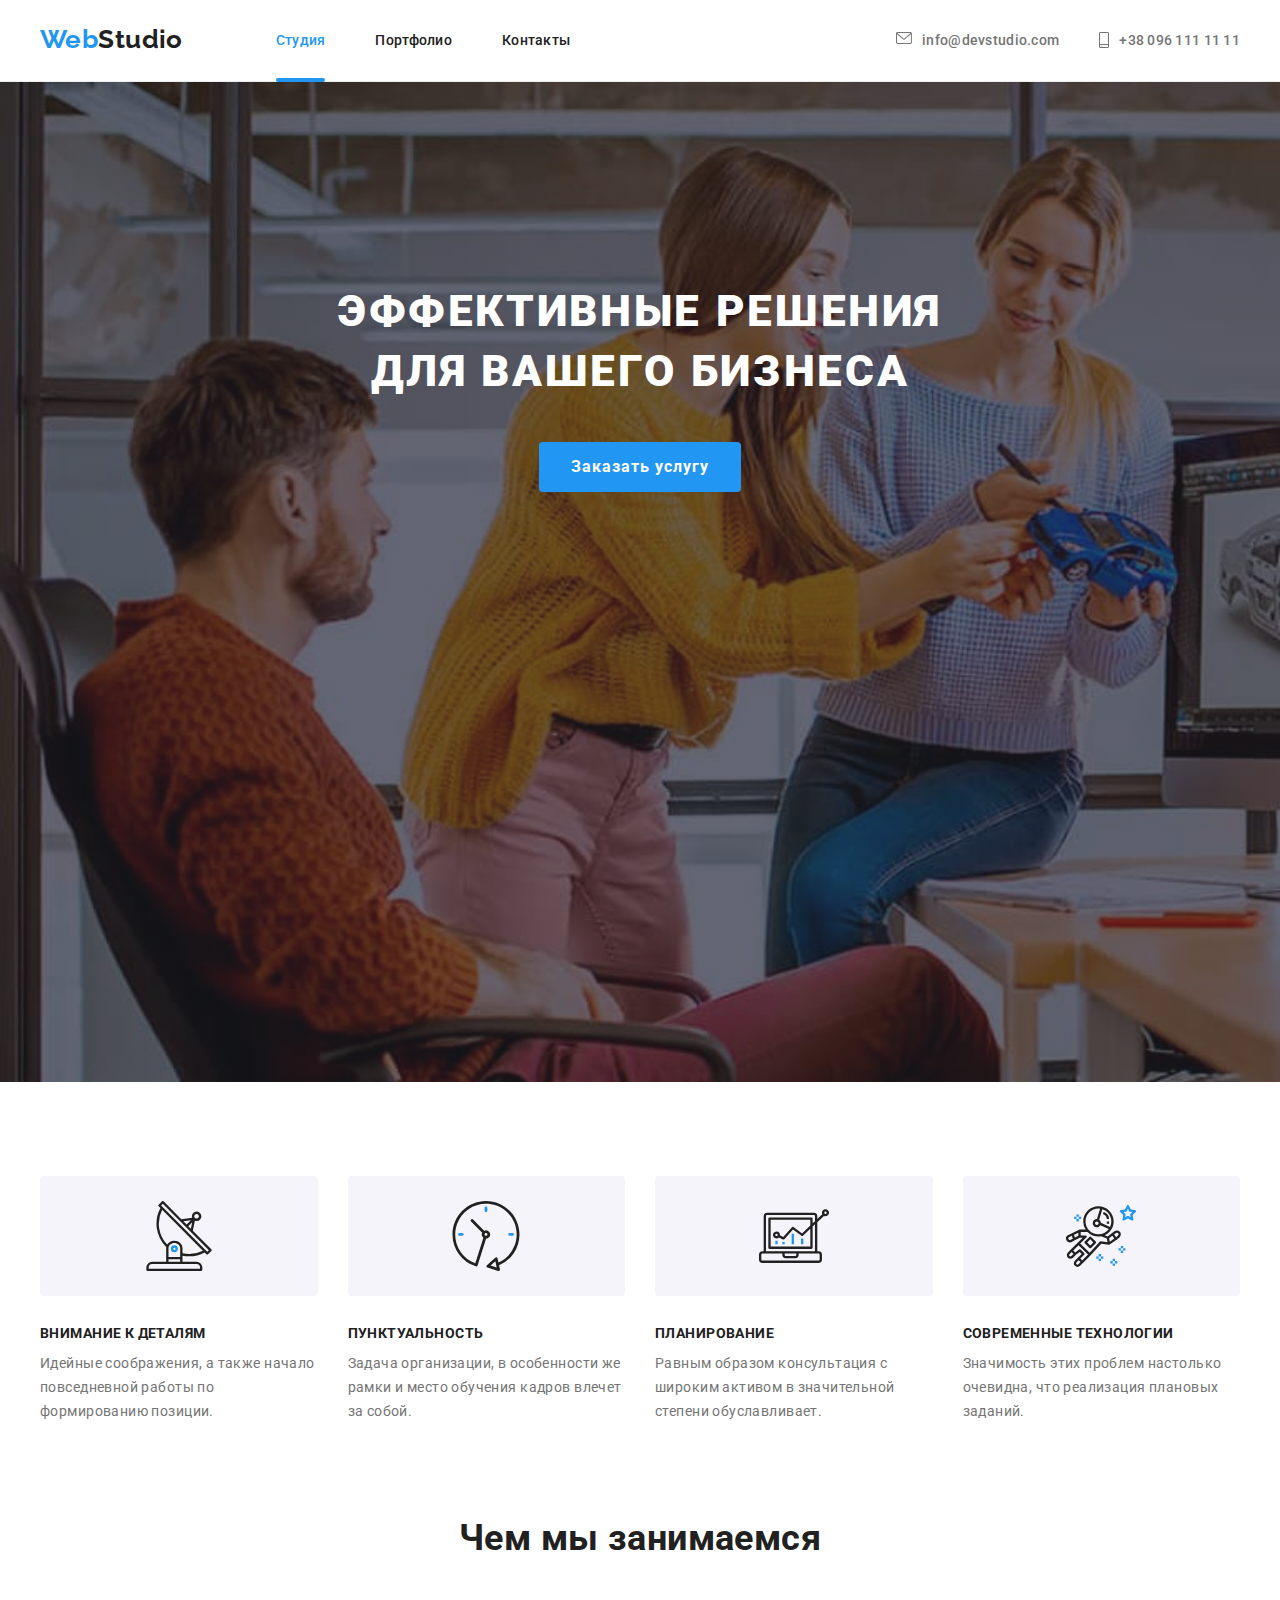
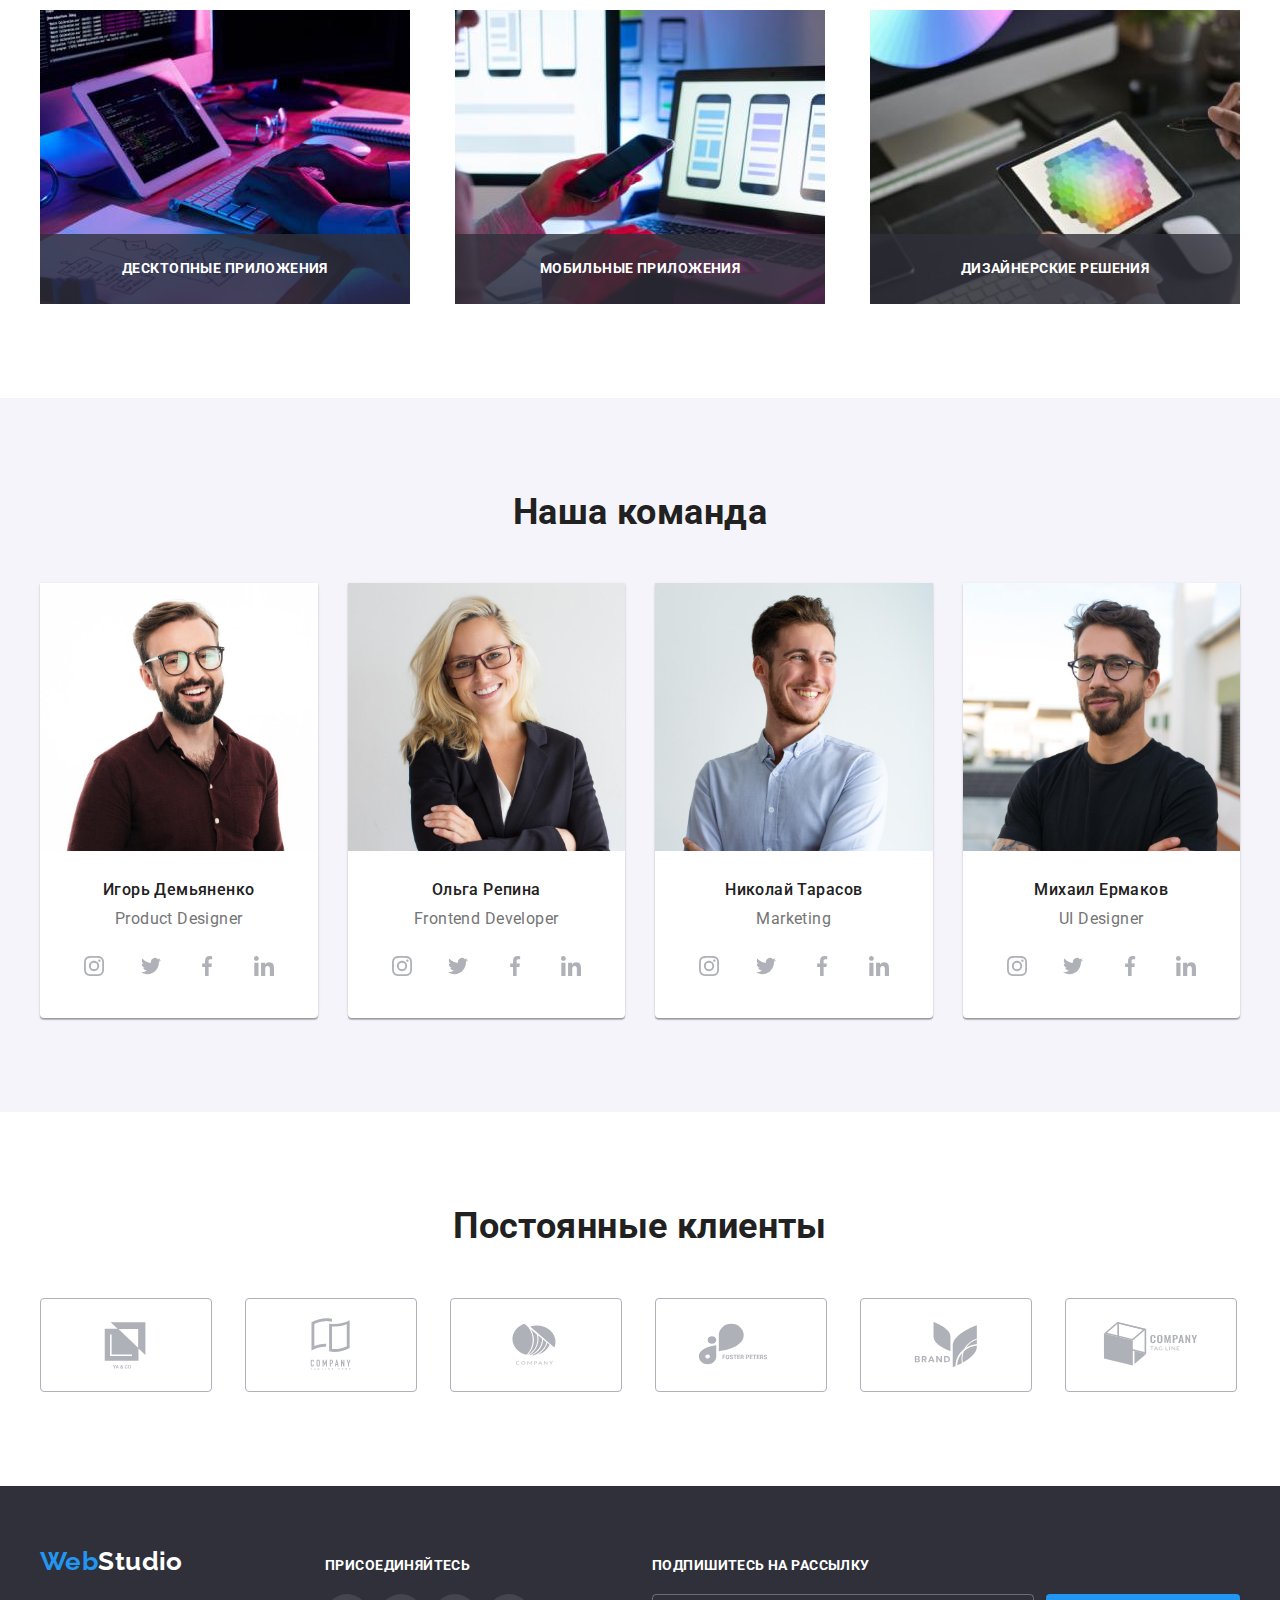
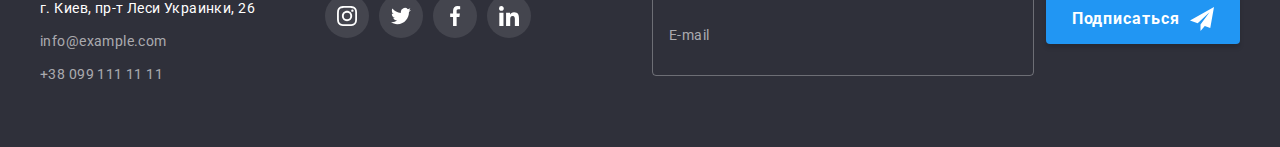
<file: index.html>
<!DOCTYPE html>
<html lang="ru">
<head>
    <meta charset="UTF-8">
    <meta http-equiv="X-UA-Compatible" content="IE=edge">
    <meta name="viewport" content="width=device-width, initial-scale=1.0">
    <title>Домашня робота 6</title>
    <link rel="preconnect" href="https://fonts.googleapis.com">
    <link rel="preconnect" href="https://fonts.gstatic.com" crossorigin>
    <link href="https://fonts.googleapis.com/css2?family=Raleway:wght@700&family=Roboto:wght@400;500;700;900&display=swap" rel="stylesheet">
    <link rel="stylesheet" href="https://cdnjs.cloudflare.com/ajax/libs/modern-normalize/1.1.0/modern-normalize.min.css"
        integrity="sha512-wpPYUAdjBVSE4KJnH1VR1HeZfpl1ub8YT/NKx4PuQ5NmX2tKuGu6U/JRp5y+Y8XG2tV+wKQpNHVUX03MfMFn9Q=="
        crossorigin="anonymous" referrerpolicy="no-referrer" />
    <link rel="stylesheet" href="./css/styles.css">
</head>
<body>
    <header class="header">
        <div class="container wrapper">
            <nav class="navigation">
                <a href="./index.html" lang="en" class="header-logo logo"><span class="accent">Web</span>Studio</a>
                <ul class="site-nav list">
                    <li class="site-nav-item">
                        <a href="./index.html" class="site-nav-link link current">Студия</a>
                    </li>
                    <li class="site-nav-item">
                        <a href="./portfolio.html" class="site-nav-link link">Портфолио</a>
                    </li>
                    <li class="site-nav-item">
                        <a href="" class="site-nav-link link">Контакты</a>
                    </li>
                </ul>
            </nav>

            <ul class="contacts list">
                <li class="contacts-item">
                    <a href="mailto:info@devstudio.com" class="contacts-link link">
                        <svg class="contacts-icon" width="16" height="12">
                            <use href="./images/svg/sprite.svg#mail"></use>
                        </svg>
                        info@devstudio.com</a>
                </li>
                <li class="contacts-item">
                    <a href="tel:+380961111111" class="contacts-link link">
                        <svg class="contacts-icon" width="10" height="16">
                            <use href="./images/svg/sprite.svg#smartphone"></use>
                        </svg>
                        +38 096 111 11 11</a>
                </li>
            </ul>
        </div>
    </header>

    <main>
        <section class="hero">
            <div class="container">
                <h1 class="hero-title">Эффективные решения<br> для вашего бизнеса</h1>
                <button type="button" class="hero-button" data-modal-open>Заказать услугу</button>
            </div>
            <div class="backdrop is-hidden" data-modal>
                <div class="modal">
                    <button class="modal-close" data-modal-close>
                        <svg class="modal-close-icon" width="11" height="11">
                            <use href="./images/svg/sprite.svg#modal-close"></use>
                        </svg>
                    </button>
                    <b class="modal-title">Оставьте свои данные, мы вам перезвоним</b>
                    <form class="modal-form">
                        <label class="modal-label">
                            <span class="modal-text">Имя</span>
                            <span class="modal-input-wrap">
                                <input class="modal-input" type="text" name="name" required>
                                <svg class="modal-icon" width="18" height="18">
                                    <use href="./images/svg/sprite.svg#person"></use>
                                </svg>
                            </span>
                        </label>
                        <label class="modal-label">
                            <span class="modal-text">Телефон</span>
                            <span class="modal-input-wrap">
                                <input class="modal-input" type="tel" name="phone" required>
                                <svg class="modal-icon" width="18" height="18">
                                    <use href="./images/svg/sprite.svg#phone"></use>
                                </svg>
                            </span>
                        </label>
                        <label class="modal-label">
                            <span class="modal-text">Почта</span>
                            <span class="modal-input-wrap">
                                <input class="modal-input" type="email" name="email" required>
                                <svg class="modal-icon" width="18" height="18">
                                    <use href="./images/svg/sprite.svg#email"></use>
                                </svg>
                            </span>
                        </label>
                        <label class="modal-label modal-comment">
                            <span class="modal-text">Комментарий</span>
                            <textarea class="modal-textarea" name="comment" placeholder="Введите текст"></textarea>
                        </label>
                        <label class="modal-label checkbox-label">
                            <input class="modal-old-checkbox" type="checkbox" name="checkbox" required>
                            <span class="modal-checkbox"></span>
                            <span class="modal-agree-text">Соглашаюсь с рассылкой и принимаю <a class="modal-link" href="">Условия договора</a></span>
                        </label>
                        <button class="modal-btn" type="submit">Отправить</button>
                    </form>
                </div>
            </div>
        </section>

        <section class="section benefits">
            <div class="container">
                <h2 class="section-title visually-hidden">Наши преимущества</h2>
                <ul class="benefits-list list">
                    <li class="benefits-item">
                        <div class="benefits-wrap-icon">
                            <svg class="benefits-icon" 
                            width="70" height="70">
                                <use href="./images/svg/sprite.svg#antenna"></use>
                            </svg>
                        </div>
                        <h3 class="benefits-subtitle antenna">Внимание к деталям</h3>
                        <p class="benefits-description">
                            Идейные соображения, а также начало повседневной работы по формированию позиции.
                        </p>
                    </li>
                    <li class="benefits-item">
                        <div class="benefits-wrap-icon">
                            <svg class="benefits-icon" width="70" height="70">
                                <use href="./images/svg/sprite.svg#clock"></use>
                            </svg>
                        </div>
                        <h3 class="benefits-subtitle">Пунктуальность</h3>
                        <p class="benefits-description">
                            Задача организации, в особенности же рамки и место обучения кадров влечет за собой.
                        </p>
                    </li>
                    <li class="benefits-item">
                        <div class="benefits-wrap-icon">
                            <svg class="benefits-icon" width="70" height="70">
                                <use href="./images/svg/sprite.svg#diagram"></use>
                            </svg>
                        </div>
                        <h3 class="benefits-subtitle">Планирование</h3>
                        <p class="benefits-description">
                            Равным образом консультация с широким активом в значительной степени обуславливает.
                        </p>
                    </li>
                    <li class="benefits-item">
                        <div class="benefits-wrap-icon">
                            <svg class="benefits-icon" width="70" height="70">
                                <use href="./images/svg/sprite.svg#astronaut"></use>
                            </svg>
                        </div>
                        <h3 class="benefits-subtitle">Современные технологии</h3>
                        <p class="benefits-description">
                            Значимость этих проблем настолько очевидна, что реализация плановых заданий.
                        </p>
                    </li>
                </ul>
            </div>
        </section>

        <section class="section we-do">
            <div class="container">
                <h2 class="section-title">Чем мы занимаемся</h2>
                <ul class="we-do-list list">
                    <li class="we-do-item">
                        <div class="we-do-img-wrap">
                            <img class="we-do-img" src="./images/we-doing.jpg" alt="Разработка ПО" width="370">
                            <h3 class="we-do-img-title">
                                Десктопные приложения
                            </h3>
                        </div>
                    </li>
                    <li class="we-do-item">
                        <div class="we-do-img-wrap">
                            <img class="we-do-img" src="./images/we-doing-2.jpg" alt="Разработка мобильных приложений" width="370">
                            <h3 class="we-do-img-title">
                                Мобильные приложения
                            </h3>
                        </div>
                    </li>
                    <li class="we-do-item">
                        <div class="we-do-img-wrap">
                            <img class="we-do-img" src="./images/we-doing-3.jpg" alt="Дизайн" width="370">
                            <h3 class="we-do-img-title">
                                Дизайнерские решения
                            </h3>
                        </div>
                    </li>
                </ul>
            </div>
        </section>

        <section class="section our-team">
            <div class="container">
                <h2 class="section-title">Наша команда</h2>
                <ul class="our-team-list list">
                    <li class="our-team-item">
                        <img class="our-team-img" src="./images/photo-1.jpg" alt="Фотография сторудника" width="270">
                        <div class="our-team-wrap">
                            <h3 class="our-team-subtitle">Игорь Демьяненко</h3>
                            <p lang="en" class="our-team-text">Product Designer</p>
                            <ul class="our-team-social-list list">
                                <li class="our-team-social-item">
                                    <a class="our-team-social-link" href="">
                                        <svg class="our-team-icon" width="20" height="20">
                                            <use href="./images/svg/sprite.svg#instagram"></use>
                                        </svg>
                                    </a>
                                </li>
                                <li class="our-team-social-item">
                                    <a class="our-team-social-link" href="">
                                        <svg class="our-team-icon" width="20" height="20">
                                            <use href="./images/svg/sprite.svg#twitter"></use>
                                        </svg>
                                    </a>
                                </li>
                                <li class="our-team-social-item">
                                    <a class="our-team-social-link" href="">
                                        <svg class="our-team-icon" width="20" height="20">
                                            <use href="./images/svg/sprite.svg#facebook"></use>
                                        </svg>
                                    </a>
                                </li>
                                <li class="our-team-social-item">
                                    <a class="our-team-social-link" href="">
                                        <svg class="our-team-icon" width="20" height="20">
                                            <use href="./images/svg/sprite.svg#linkedin"></use>
                                        </svg>
                                    </a>
                                </li>
                            </ul>
                        </div>
                    </li>
                    <li class="our-team-item">
                        <img class="our-team-img" src="./images/photo-2.jpg" alt="Фотография сторудника" width="270">
                        <div class="our-team-wrap">
                            <h3 class="our-team-subtitle">Ольга Репина</h3>
                            <p lang="en" class="our-team-text">Frontend Developer</p>
                            <ul class="our-team-social-list list">
                                <li class="our-team-social-item">
                                    <a class="our-team-social-link" href="">
                                        <svg class="our-team-icon" width="20" height="20">
                                            <use href="./images/svg/sprite.svg#instagram"></use>
                                        </svg>
                                    </a>
                                </li>
                                <li class="our-team-social-item">
                                    <a class="our-team-social-link" href="">
                                        <svg class="our-team-icon" width="20" height="20">
                                            <use href="./images/svg/sprite.svg#twitter"></use>
                                        </svg>
                                    </a>
                                </li>
                                <li class="our-team-social-item">
                                    <a class="our-team-social-link" href="">
                                        <svg class="our-team-icon" width="20" height="20">
                                            <use href="./images/svg/sprite.svg#facebook"></use>
                                        </svg>
                                    </a>
                                </li>
                                <li class="our-team-social-item">
                                    <a class="our-team-social-link" href="">
                                        <svg class="our-team-icon" width="20" height="20">
                                            <use href="./images/svg/sprite.svg#linkedin"></use>
                                        </svg>
                                    </a>
                                </li>
                            </ul>
                        </div>
                    </li>
                    <li class="our-team-item">
                        <img class="our-team-img" src="./images/photo-3.jpg" alt="Фотография сторудника" width="270">
                        <div class="our-team-wrap">
                            <h3 class="our-team-subtitle">Николай Тарасов</h3>
                            <p lang="en" class="our-team-text">Marketing</p>
                            <ul class="our-team-social-list list">
                                <li class="our-team-social-item">
                                    <a class="our-team-social-link" href="">
                                        <svg class="our-team-icon" width="20" height="20">
                                            <use href="./images/svg/sprite.svg#instagram"></use>
                                        </svg>
                                    </a>
                                </li>
                                <li class="our-team-social-item">
                                    <a class="our-team-social-link" href="">
                                        <svg class="our-team-icon" width="20" height="20">
                                            <use href="./images/svg/sprite.svg#twitter"></use>
                                        </svg>
                                    </a>
                                </li>
                                <li class="our-team-social-item">
                                    <a class="our-team-social-link" href="">
                                        <svg class="our-team-icon" width="20" height="20">
                                            <use href="./images/svg/sprite.svg#facebook"></use>
                                        </svg>
                                    </a>
                                </li>
                                <li class="our-team-social-item">
                                    <a class="our-team-social-link" href="">
                                        <svg class="our-team-icon" width="20" height="20">
                                            <use href="./images/svg/sprite.svg#linkedin"></use>
                                        </svg>
                                    </a>
                                </li>
                            </ul>
                        </div>
                    </li>
                    <li class="our-team-item">
                        <img class="our-team-img" src="./images/photo-4.jpg" alt="Фотография сторудника" width="270">
                        <div class="our-team-wrap">
                            <h3 class="our-team-subtitle">Михаил Ермаков</h3>
                            <p lang="en" class="our-team-text">UI Designer</p>
                            <ul class="our-team-social-list list">
                                <li class="our-team-social-item">
                                    <a class="our-team-social-link" href="">
                                        <svg class="our-team-icon" width="20" height="20">
                                            <use href="./images/svg/sprite.svg#instagram"></use>
                                        </svg>
                                    </a>
                                </li>
                                <li class="our-team-social-item">
                                    <a class="our-team-social-link" href="">
                                        <svg class="our-team-icon" width="20" height="20">
                                            <use href="./images/svg/sprite.svg#twitter"></use>
                                        </svg>
                                    </a>
                                </li>
                                <li class="our-team-social-item">
                                    <a class="our-team-social-link" href="">
                                        <svg class="our-team-icon" width="20" height="20">
                                            <use href="./images/svg/sprite.svg#facebook"></use>
                                        </svg>
                                    </a>
                                </li>
                                <li class="our-team-social-item">
                                    <a class="our-team-social-link" href="">
                                        <svg class="our-team-icon" width="20" height="20">
                                            <use href="./images/svg/sprite.svg#linkedin"></use>
                                        </svg>
                                    </a>
                                </li>
                            </ul>
                        </div>
                    </li>
                </ul>
            </div>
        </section>
        <section class="section clients">
            <div class="container">
                <h2 class="section-title"> Постоянные клиенты</h2>
                <ul class="clients-list list">
                    <li class="clients-item">
                        <a class="client-link" href="">
                            <svg class="client-icon" width="106" height="60">
                                <use href="./images/svg/sprite.svg#client-1"></use>
                            </svg>
                        </a>
                    </li>
                    <li class="clients-item">
                        <a class="client-link" href="">
                            <svg class="client-icon" width="106" height="60">
                                <use href="./images/svg/sprite.svg#client-2"></use>
                            </svg>
                        </a>
                    </li>
                    <li class="clients-item">
                        <a class="client-link" href="">
                            <svg class="client-icon" width="106" height="60">
                                <use href="./images/svg/sprite.svg#client-3"></use>
                            </svg>
                        </a>
                    </li>
                    <li class="clients-item">
                        <a class="client-link" href="">
                            <svg class="client-icon" width="106" height="60">
                                <use href="./images/svg/sprite.svg#client-4"></use>
                            </svg>
                        </a>
                    </li>
                    <li class="clients-item">
                        <a class="client-link" href="">
                            <svg class="client-icon" width="106" height="60">
                                <use href="./images/svg/sprite.svg#client-5"></use>
                            </svg>
                        </a>
                    </li>
                    <li class="clients-item">
                        <a class="client-link" href="">
                            <svg class="client-icon" width="106" height="60">
                                <use href="./images/svg/sprite.svg#client-6"></use>
                            </svg>
                        </a>
                    </li>
                </ul>
            </div>
        </section>
    </main>

    <footer class="footer">
        <div class="container footer-container">
            <div class="footer-left-side">
                <div class="footer-contacts">
                    <a class="footer-logo logo" href="./index.html" lang="en"><span class="accent">Web</span>Studio</a>
                    <address>
                        <ul class="footer-list list">
                            <li class="footer-item">
                                <a href="https://goo.gl/maps/KLnqrrv6EtDEiS7Q8" class="footer-link address">г. Киев, пр-т Леси Украинки,
                                    26</a>
                            </li>
                            <li class="footer-item">
                                <a href="mailto:info@example.com" class="footer-link">info@example.com</a>
                            </li>
                            <li class="footer-item">
                                <a href="tel:+380991111111" class="footer-link">+38 099 111 11 11</a>
                            </li>
                        </ul>
                    </address>
                </div>
                <div class="footer-social-box">
                    <h3 class="footer-subtitle">Присоединяйтесь</h3>
                    <ul class="footer-social-items list">
                        <li class="footer-social-item">
                            <a href="" class="footer-social-link">
                                <svg class="footer-social-icon" width="20" height="20">
                                    <use href="./images/svg/sprite.svg#instagram"></use>
                                </svg>
                            </a>
                        </li>
                        <li class="footer-social-item">
                            <a href="" class="footer-social-link">
                                <svg class="footer-social-icon" width="20" height="20">
                                    <use href="./images/svg/sprite.svg#twitter"></use>
                                </svg>
                            </a>
                        </li>
                        <li class="footer-social-item">
                            <a href="" class="footer-social-link">
                                <svg class="footer-social-icon" width="20" height="20">
                                    <use href="./images/svg/sprite.svg#facebook"></use>
                                </svg>
                            </a>
                        </li>
                        <li class="footer-social-item">
                            <a href="" class="footer-social-link">
                                <svg class="footer-social-icon" width="20" height="20">
                                    <use href="./images/svg/sprite.svg#linkedin"></use>
                                </svg>
                            </a>
                        </li>
                    </ul>
                </div>
            </div>
            <div class="footer-subscribe">
                <form class="footer-form">
                    <h3 class="footer-subtitle">Подпишитесь на рассылку</h3>
                <div class="footer-form-wrap">
                    <input class="footer-input" type="email" name="email" id="email" placeholder="E-mail">
                    <button class="footer-btn" type="submit">Подписаться
                        <svg class="footer-send-icon" width="24" height="24">
                            <use href="./images/svg/sprite.svg#icon-send"></use>
                        </svg>
                    </button>
                </div>
                </form>
            </div>
        </div>
    </footer>
    <script src="./js/modal.js"></script>
</body>
</html>
</file>
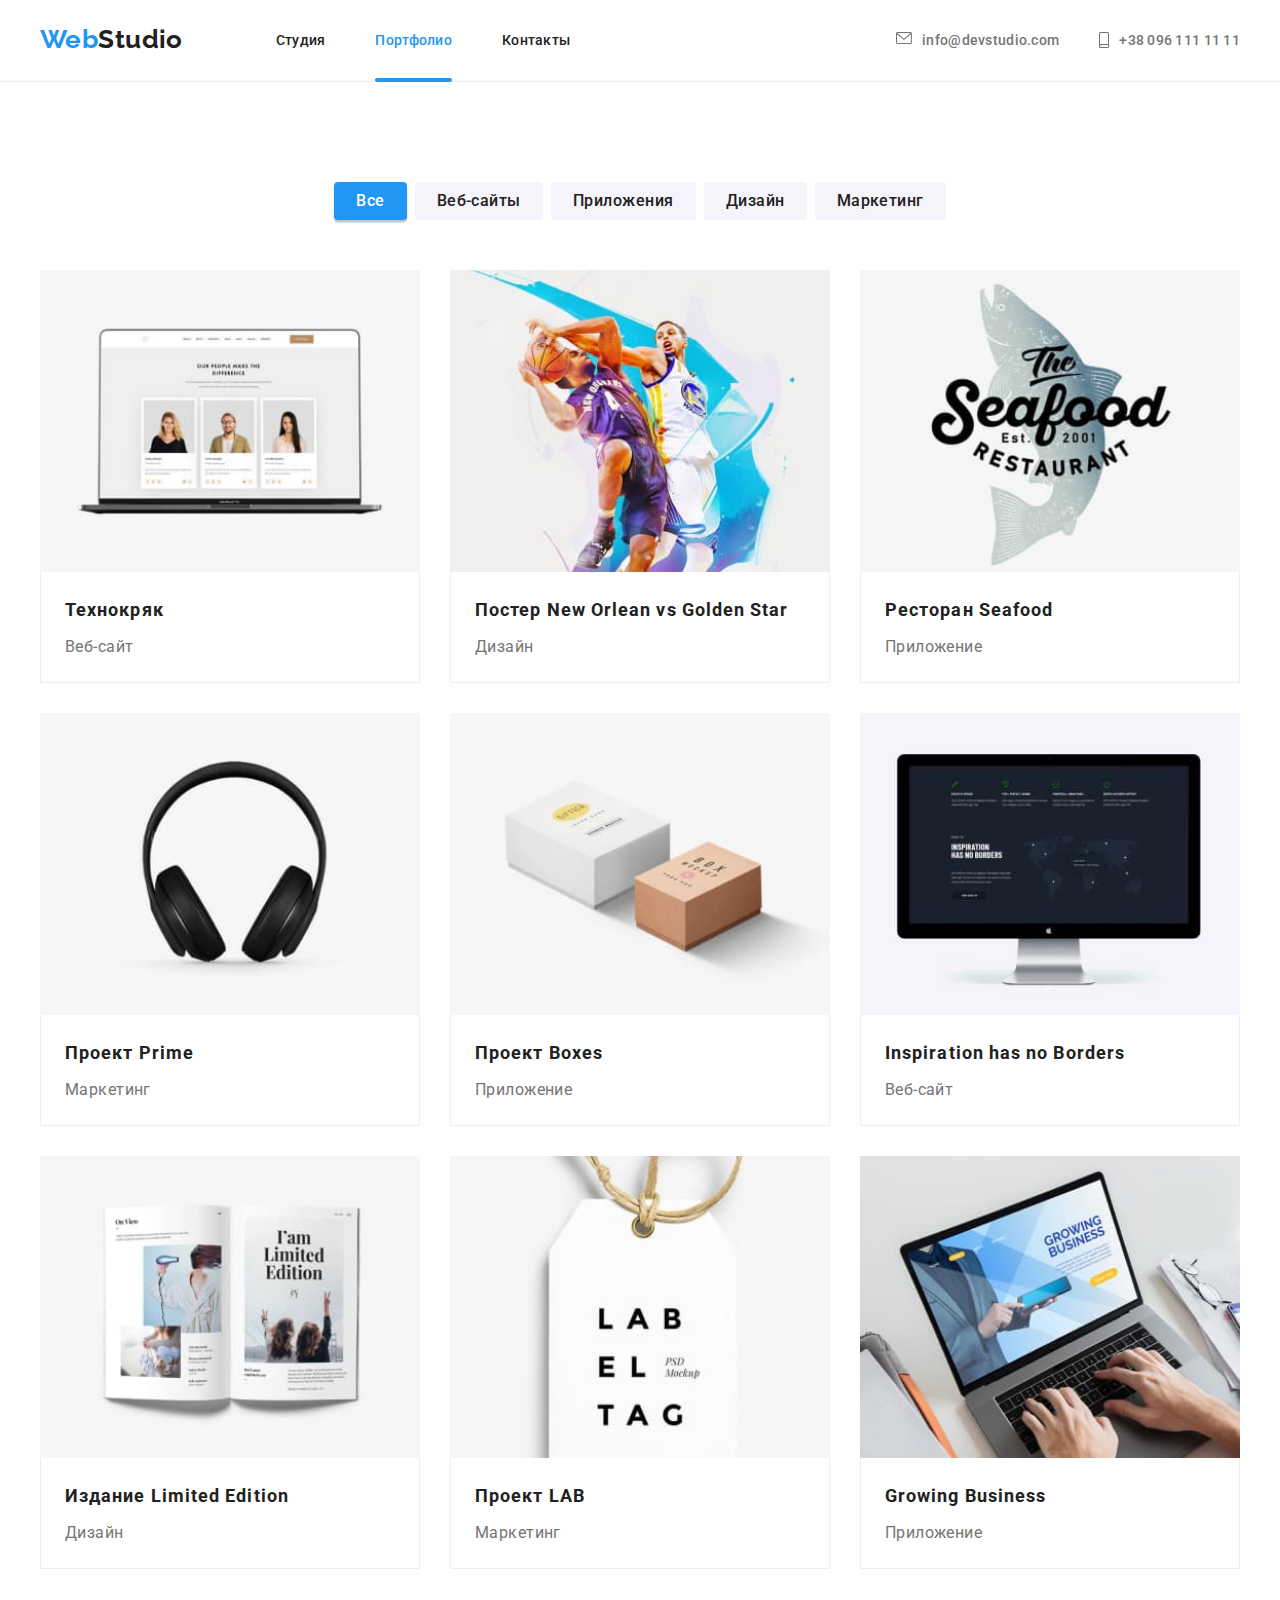
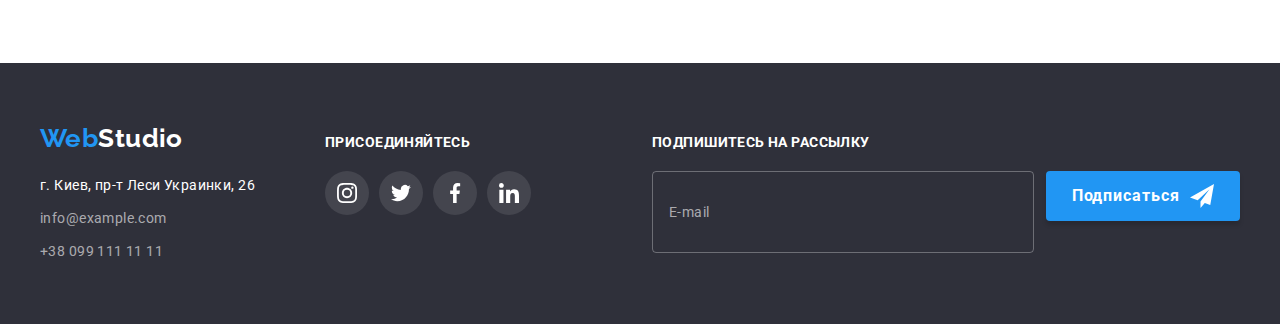
<file: portfolio.html>
<!DOCTYPE html>
<html lang="ru">

<head>
    <meta charset="UTF-8">
    <meta http-equiv="X-UA-Compatible" content="IE=edge">
    <meta name="viewport" content="width=device-width, initial-scale=1.0">
    <title>Домашня робота 6</title>
    <link rel="preconnect" href="https://fonts.googleapis.com">
    <link rel="preconnect" href="https://fonts.gstatic.com" crossorigin>
    <link href="https://fonts.googleapis.com/css2?family=Raleway:wght@700&family=Roboto:wght@400;500;700;900&display=swap"
        rel="stylesheet">
    <link rel="stylesheet" href="https://cdnjs.cloudflare.com/ajax/libs/modern-normalize/1.1.0/modern-normalize.min.css"
        integrity="sha512-wpPYUAdjBVSE4KJnH1VR1HeZfpl1ub8YT/NKx4PuQ5NmX2tKuGu6U/JRp5y+Y8XG2tV+wKQpNHVUX03MfMFn9Q=="
        crossorigin="anonymous" referrerpolicy="no-referrer" />
    <link rel="stylesheet" href="./css/styles.css">
</head>

<body>
    <header class="header">
        <div class="container wrapper">
            <nav class="navigation">
                <a href="./index.html" lang="en" class="header-logo logo"><span class="accent">Web</span>Studio</a>
                <ul class="site-nav list">
                    <li class="site-nav-item">
                        <a href="./index.html" class="site-nav-link link">Студия</a>
                    </li>
                    <li class="site-nav-item">
                        <a href="./portfolio.html" class="site-nav-link link current">Портфолио</a>
                    </li>
                    <li class="site-nav-item">
                        <a href="" class="site-nav-link link">Контакты</a>
                    </li>
                </ul>
            </nav>

            <ul class="contacts list">
                <li class="contacts-item">
                    <a href="mailto:info@devstudio.com" class="contacts-link link">
                        <svg class="contacts-icon" width="16" height="12">
                            <use href="./images/svg/sprite.svg#mail"></use>
                        </svg>
                        <span>info@devstudio.com</span></a>
                </li>
                <li class="contacts-item">
                    <a href="tel:+380961111111" class="contacts-link link">
                        <svg class="contacts-icon" width="10" height="16">
                            <use href="./images/svg/sprite.svg#smartphone"></use>
                        </svg>
                        <span>+38 096 111 11 11</span></a>
                </li>
            </ul>
        </div>
    </header>

    <main>
        <section class="section portfolio">
            <div class="container">
                <h1 class="section-title visually-hidden">Портфолио</h1>
                <ul class="portfolio-buttons-list list">
                    <li class="portfolio-button">
                        <button type="button" class="button current">Все</button>
                    </li>
                    <li class="portfolio-button">
                        <button type="button" class="button">Веб-сайты</button>
                    </li>
                    <li class="portfolio-button">
                        <button type="button" class="button">Приложения</button>
                    </li>
                    <li class="portfolio-button">
                        <button type="button" class="button">Дизайн</button>
                    </li>
                    <li class="portfolio-button">
                        <button type="button" class="button">Маркетинг</button>
                    </li>
                </ul>

                <ul class="portfolio-examples-list list">
                    <li class="portfolio-item">
                        <a href="" class="portfolio-link">
                            <div class="portfolio-img-wrap">
                                <img class="portfolio-img" src="./images/portfolio/portfolio-img-1.jpg" alt="Пример работ 1" width="370" height="294">
                                <p class="portfolio-overlay">
                                    Технокряк это современная площадка распространения коронавируса. Компании используют эту платформу для цифрового
                                    шпионажа и атак на защищённые сервера конкурентов.
                                </p>
                            </div>
                            <div class="portfolio-wrap">
                                <h2 class="portfolio-subtitle">Технокряк</h2>
                                <p class="portfolio-text">Веб-сайт</p>
                            </div>
                        </a>
                    </li>
                    <li class="portfolio-item">
                        <a href="" class="portfolio-link">
                            <div class="portfolio-img-wrap">
                                <img class="portfolio-img" src="./images/portfolio/portfolio-img-2.jpg" alt="Пример работ 2" width="370" height="294">
                                <p class="portfolio-overlay">
                                    Lorem ipsum dolor sit amet consectetur adipisicing elit. Provident nemo qui atque culpa nostrum autem at repellat delectus explicabo accusantium!
                                </p>
                            </div>
                            <div class="portfolio-wrap">
                                <h2 class="portfolio-subtitle">Постер <span lang="en">New Orlean vs Golden Star</span></h2>
                                <p class="portfolio-text">Дизайн</p>
                            </div>
                        </a>
                    </li>
                    <li class="portfolio-item">
                        <a href="" class="portfolio-link">
                            <div class="portfolio-img-wrap">
                                <img class="portfolio-img" src="./images/portfolio/portfolio-img-3.jpg" alt="Пример работ 3" width="370" height="294">
                                <p class="portfolio-overlay">
                                    Lorem ipsum dolor sit amet consectetur adipisicing elit. Eligendi ullam quam veritatis quae laudantium totam fuga, adipisci deserunt necessitatibus hic.
                                </p>
                            </div>
                            <div class="portfolio-wrap">
                                <h2 class="portfolio-subtitle">Ресторан <span lang="en">Seafood</span></h2>
                                <p class="portfolio-text">Приложение</p>
                            </div>
                        </a>
                    </li>
                    <li class="portfolio-item">
                        <a href="" class="portfolio-link">
                            <div class="portfolio-img-wrap">
                                <img class="portfolio-img" src="./images/portfolio/portfolio-img-4.jpg" alt="Пример работ 4" width="370" height="294">
                                <p class="portfolio-overlay">
                                    Lorem ipsum dolor sit amet, consectetur adipisicing elit. Similique dolore quia excepturi natus praesentium ducimus, eligendi quos culpa voluptatum provident.
                                </p>
                            </div>
                            <div class="portfolio-wrap">
                                <h2 class="portfolio-subtitle">Проект <span lang="en">Prime</span></h2>
                                <p class="portfolio-text">Маркетинг</p>
                            </div>
                        </a>
                    </li>
                    <li class="portfolio-item">
                        <a href="" class="portfolio-link">
                            <div class="portfolio-img-wrap">
                                <img class="portfolio-img" src="./images/portfolio/portfolio-img-5.jpg" alt="Пример работ 5" width="370" height="294">
                                <p class="portfolio-overlay">
                                    Lorem ipsum dolor sit amet consectetur adipisicing elit. Magni harum accusamus ab reprehenderit voluptatibus pariatur placeat nobis, at tenetur perferendis.
                                </p>
                            </div>
                            <div class="portfolio-wrap">
                                <h2 class="portfolio-subtitle">Проект <span lang="en">Boxes</span></h2>
                                <p class="portfolio-text">Приложение</p>
                            </div>
                        </a>
                    </li>
                    <li class="portfolio-item">
                        <a href="" class="portfolio-link">
                            <div class="portfolio-img-wrap">
                                <img class="portfolio-img" src="./images/portfolio/portfolio-img-6.jpg" alt="Пример работ 6" width="370" height="294">
                                <p class="portfolio-overlay">
                                    Lorem ipsum dolor sit amet consectetur adipisicing elit. Cum placeat explicabo numquam praesentium necessitatibus, voluptatem tempore laborum sequi quos ratione?
                                </p>
                            </div>
                            <div class="portfolio-wrap">
                                <h2 class="portfolio-subtitle"><span lang="en">Inspiration has no Borders</span></h2>
                                <p class="portfolio-text">Веб-сайт</p>
                            </div>
                        </a>
                    </li>
                    <li class="portfolio-item">
                        <a href="" class="portfolio-link">
                            <div class="portfolio-img-wrap">
                                <img class="portfolio-img" src="./images/portfolio/portfolio-img-7.jpg" alt="Пример работ 7" width="370" height="294">
                                <p class="portfolio-overlay">
                                    Lorem ipsum dolor sit amet consectetur adipisicing elit. Repellat dolore quos omnis delectus recusandae fugit, sed commodi nostrum doloremque numquam!
                                </p>
                            </div>
                            <div class="portfolio-wrap">
                                <h2 class="portfolio-subtitle">Издание <span lang="en">Limited Edition</span></h2>
                                <p class="portfolio-text">Дизайн</p>
                            </div>
                        </a>
                    </li>
                    <li class="portfolio-item">
                        <a href="" class="portfolio-link">
                            <div class="portfolio-img-wrap">
                                <img class="portfolio-img" src="./images/portfolio/portfolio-img-8.jpg" alt="Пример работ 8" width="370" height="294">
                                <p class="portfolio-overlay">
                                    Lorem ipsum dolor sit amet consectetur adipisicing elit. Qui officia eius quas suscipit architecto vero magnam officiis eaque dolorum nostrum.
                                </p>
                            </div>
                            <div class="portfolio-wrap">
                                <h2 class="portfolio-subtitle">Проект <span lang="en">LAB</span></h2>
                                <p class="portfolio-text">Маркетинг</p>
                            </div>
                        </a>
                    </li>
                    <li class="portfolio-item">
                        <a href="" class="portfolio-link">
                            <div class="portfolio-img-wrap">
                                <img class="portfolio-img" src="./images/portfolio/portfolio-img-9.jpg" alt="Пример работ 9" width="370" height="294">
                                <p class="portfolio-overlay">
                                    Lorem ipsum dolor sit amet consectetur adipisicing elit. In est odio voluptate soluta temporibus numquam quisquam suscipit voluptatibus molestiae illum.
                                </p>
                            </div>
                            <div class="portfolio-wrap">
                                <h2 class="portfolio-subtitle"><span lang="en">Growing Business</span></h2>
                                <p class="portfolio-text">Приложение</p>
                            </div>
                        </a>
                    </li>
                </ul>
            </div>
        </section>
    </main>

    <footer class="footer">
        <div class="container footer-container">
            <div class="footer-left-side">
                <div class="footer-contacts">
                    <a class="footer-logo logo" href="./index.html" lang="en"><span class="accent">Web</span>Studio</a>
                    <address>
                        <ul class="footer-list list">
                            <li class="footer-item">
                                <a href="https://goo.gl/maps/KLnqrrv6EtDEiS7Q8" class="footer-link address">г. Киев, пр-т
                                    Леси Украинки,
                                    26</a>
                            </li>
                            <li class="footer-item">
                                <a href="mailto:info@example.com" class="footer-link">info@example.com</a>
                            </li>
                            <li class="footer-item">
                                <a href="tel:+380991111111" class="footer-link">+38 099 111 11 11</a>
                            </li>
                        </ul>
                    </address>
                </div>
                <div class="footer-social-box">
                    <h3 class="footer-subtitle">Присоединяйтесь</h3>
                    <ul class="footer-social-items list">
                        <li class="footer-social-item">
                            <a href="" class="footer-social-link">
                                <svg class="footer-social-icon" width="20" height="20">
                                    <use href="./images/svg/sprite.svg#instagram"></use>
                                </svg>
                            </a>
                        </li>
                        <li class="footer-social-item">
                            <a href="" class="footer-social-link">
                                <svg class="footer-social-icon" width="20" height="20">
                                    <use href="./images/svg/sprite.svg#twitter"></use>
                                </svg>
                            </a>
                        </li>
                        <li class="footer-social-item">
                            <a href="" class="footer-social-link">
                                <svg class="footer-social-icon" width="20" height="20">
                                    <use href="./images/svg/sprite.svg#facebook"></use>
                                </svg>
                            </a>
                        </li>
                        <li class="footer-social-item">
                            <a href="" class="footer-social-link">
                                <svg class="footer-social-icon" width="20" height="20">
                                    <use href="./images/svg/sprite.svg#linkedin"></use>
                                </svg>
                            </a>
                        </li>
                    </ul>
                </div>
            </div>
            <div class="footer-subscribe">
                <form class="footer-form"></form>
                <label for="email">
                    <h3 class="footer-subtitle">Подпишитесь на рассылку</h3>
                </label>
                <div class="footer-form-wrap">
                    <input class="footer-input" type="email" name="email" id="email" placeholder="E-mail">
                    <button class="footer-btn" type="submit">Подписаться
                        <svg class="footer-send-icon" width="24" height="24">
                            <use href="./images/svg/sprite.svg#icon-send"></use>
                        </svg>
                    </button>
                </div>
                </form>
            </div>
        </div>
    </footer>
    <script src="./js/modal.js"></script>
    </body>
    
    </html>
</file>
<file: css/styles.css>
:root {
  --primary-bg-color: #ffffff;
  --secondary-bg-color: #2f303a;
  --primary-color: #212121;
  --secondary-color: #757575;
  --accent-color: #2196f3;
  --main-color: #ffffff;
  --transparent-color: rgba(255, 255, 255, 0.6);
  --hero-btn-hover-color: #188ce8;
  --button-color: #f5f4fa;
  --our-team-bg-color: #f5f4fa;
  --border-color: #eeeeee;
  --icons-color: #afb1b8;
  --icons-transparent-color: rgba(255, 255, 255, 0.1);
  --input-border-color: rgba(255, 255, 255, 0.3);
  --modal-input-border-color: rgba(33, 33, 33, 0.2);
}

body {
  margin: 0;

  background-color: var(--primary-bg-color);
  color: var(--primary-color);
  font-family: 'Roboto', sans-serif;
  font-size: 14px;
  line-height: 1.71;
  letter-spacing: 0.03em;
}

h1,
h2,
h3,
h4,
h5,
h6,
p {
  margin-top: 0;
  margin-bottom: 0;
}

ol,
ul {
  padding-left: 0;
  margin-top: 0;
  margin-bottom: 0;
}

img {
  display: block;
  width: 100%;
  height: auto;
}

.list {
  list-style: none;
}

.visually-hidden {
  position: absolute;
  width: 1px;
  height: 1px;
  margin: -1px;
  padding: 0;
  overflow: hidden;
  border: 0;
  clip: rect(0 0 0 0);
}

/* Logo */

.logo {
  font-family: 'Raleway', sans-serif;
  font-weight: 700;
  font-size: 26px;
  line-height: 1.2;
  text-decoration: none;
}

.header-logo {
  margin-right: 93px;
  padding-top: 24px;
  padding-bottom: 26px;

  color: var(--primary-color);
}

.footer-logo {
  display: inline-block;
  margin-bottom: 20px;

  color: var(--main-color);
}

/* Header */

.header {
  border-bottom: 1px solid var(--border-color);
}

.section {
  padding-top: 94px;
  padding-bottom: 94px;
}

.container {
  width: 1200px;
  margin-right: auto;
  margin-left: auto;
  padding-right: 15px;
  padding-left: 15px;
}

.wrapper {
  display: flex;
}

.navigation {
  display: flex;
  align-items: center;
}

.link {
  font-weight: 500;
  line-height: 1.2;
  letter-spacing: 0.02em;
  text-decoration: none;
}

.site-nav {
  display: flex;
}

.site-nav-item:not(:last-child) {
  margin-right: 50px;
}

.site-nav-link {
  position: relative;
  display: block;
  padding-top: 32px;
  padding-bottom: 32px;

  color: var(--primary-color);

  transition: color 250ms cubic-bezier(0.4, 0, 0.2, 1);
}

.contacts {
  display: flex;
  align-items: center;
  margin-left: auto;
}

.contacts-item:not(:last-child) {
  margin-right: 40px;
}

.contacts-icon {
  margin-right: 10px;
  fill: currentColor;
}

.contacts-link {
  display: flex;
  padding-top: 32px;
  padding-bottom: 32px;

  color: var(--secondary-color);

  transition: color 250ms cubic-bezier(0.4, 0, 0.2, 1);
}

.site-nav-link.current::after {
  content: '';
  display: block;
  position: absolute;
  bottom: 0;
  left: 0;
  width: 100%;
  height: 4px;

  background-color: var(--accent-color);
  border-radius: 2px;
  transform: translateY(1px);
}

.logo .accent,
.site-nav-link.current,
.site-nav-link:hover,
.site-nav-link:focus,
.contacts-link:hover,
.contacts-link:focus,
.footer-link:hover,
.footer-link:focus,
.footer-link.address:hover,
.footer-link.address:focus {
  color: var(--accent-color);
}

/* Hero */

.hero {
  height: 600px;
  max-width: 1600px;
  padding: 200px 0;
  margin: 0 auto;

  text-align: center;

  background-color: var(--secondary-bg-color);
  background-image: linear-gradient(rgba(47, 48, 58, 0.4), rgba(47, 48, 58, 0.4)),
    url(../images/bg-img.jpg);
  background-repeat: no-repeat;
  background-size: cover;
}

.hero-title {
  margin-bottom: 40px;

  color: var(--main-color);
  font-weight: 900;
  font-size: 44px;
  line-height: 1.36;
  text-align: center;
  letter-spacing: 0.06em;
  text-transform: uppercase;
}

/* Section */

.section-title {
  margin-bottom: 50px;

  font-size: 36px;
  line-height: 1.16;
  text-align: center;
}

/* Benefits */

.benefits-list {
  display: flex;
}

.benefits-item {
  width: calc((100% - 90px) / 4);
}

.benefits-item:not(:last-child) {
  margin-right: 30px;
}

.benefits-wrap-icon {
  display: flex;
  align-items: center;
  justify-content: center;
  height: 120px;
  margin-bottom: 30px;

  background-color: var(--button-color);
  border-radius: 4px;
}

.benefits-subtitle {
  margin-bottom: 10px;

  font-size: 14px;
  line-height: 1.14;
  text-transform: uppercase;
}

.benefits-description {
  color: var(--secondary-color);
  font-size: 14px;
  line-height: 1.71;
}

/* We do  */

.section.we-do {
  padding-top: 0;
}

.we-do-list {
  display: flex;
  justify-content: space-between;
}

.we-do-img-wrap {
  position: relative;
}

.we-do-img-title {
  position: absolute;
  bottom: 0;
  left: 0;
  display: flex;
  justify-content: center;
  align-items: center;
  width: 100%;
  height: 70px;

  background: rgba(47, 48, 58, 0.8);

  font-size: 14px;
  font-weight: 700;
  line-height: 1.14;
  letter-spacing: 0.03em;
  text-transform: uppercase;
  color: var(--main-color);
}

/* Our team */

.our-team {
  background-color: var(--our-team-bg-color);
}

.our-team-list {
  display: flex;
}

.our-team-item {
  width: width: calc((100% - 90px) / 4);;

  text-align: center;

  background-color: var(--main-color);
  box-shadow: 0px 1px 3px rgba(0, 0, 0, 0.12), 0px 1px 1px rgba(0, 0, 0, 0.14),
    0px 2px 1px rgba(0, 0, 0, 0.2);
  border-radius: 0px 0px 4px 4px;
}

.our-team-item:not(:last-child) {
  margin-right: 30px;
}

.our-team-wrap {
  padding: 30px 32px;
}

.our-team-subtitle {
  margin-bottom: 10px;

  font-weight: 500;
  font-size: 16px;
  line-height: 1.18;
}

.our-team-text {
  margin-bottom: 16px;

  color: var(--secondary-color);
  font-size: 16px;
  line-height: 1.18;
}

.our-team-social-list {
  display: flex;
  justify-content: space-between;
}

.our-team-social-link {
  display: flex;
  justify-content: center;
  align-items: center;
  width: 44px;
  height: 44px;

  border-radius: 50%;

  transition: background-color 250ms cubic-bezier(0.4, 0, 0.2, 1);
}

.our-team-social-link:hover,
.our-team-social-link:focus {
  background-color: var(--accent-color);
}

.our-team-icon {
  fill: var(--icons-color);

  transition: fill 250ms cubic-bezier(0.4, 0, 0.2, 1);
}

.our-team-social-link:hover .our-team-icon,
.our-team-social-link:focus .our-team-icon {
  fill: var(--main-color);
}

/* Clients */

.clients-list {
  display: flex;
}

.clients-item {
 width: calc((100% - 5 * 30px) / 6);
}

.clients-item:not(:last-child) {
  margin-right: 30px;
}

.client-link {
  display: flex;
  justify-content: center;
  align-items: center;
  width: 170px;
  height: 92px;

  color: var(--icons-color);

  border: 1px solid var(--icons-color);
  border-radius: 4px;

  transition: color 250ms cubic-bezier(0.4, 0, 0.2, 1), border 250ms cubic-bezier(0.4, 0, 0.2, 1);
}

.client-link:hover,
.client-link:focus {
  color: var(--accent-color);

  border: 1px solid var(--accent-color);
}

.client-icon {
  fill: currentColor;
}

/* Footer */

.footer {
  padding-top: 60px;
  padding-bottom: 60px;

  background-color: var(--secondary-bg-color);
}

.footer-container {
  display: flex;
  align-items: baseline;
}

.footer-left-side {
  display: flex;
  align-items: baseline;
  width: 50%;
}

.footer-subtitle {
  margin-bottom: 20px;

  color: var(--main-color);
  font-size: 14px;
  line-height: 1.14;
  text-transform: uppercase;
}

.footer-social-box {
  margin-left: 70px;
}

.footer-social-items {
  display: flex;
}

.footer-social-item:not(:last-child) {
  margin-right: 10px;
}

.footer-social-link {
  display: flex;
  justify-content: center;
  align-items: center;
  width: 44px;
  height: 44px;

  background-color: var(--icons-transparent-color);
  border-radius: 50%;

  transition: background-color 250ms cubic-bezier(0.4, 0, 0.2, 1);
}

.footer-social-link:hover,
.footer-social-link:focus {
  background-color: var(--accent-color);
}

.footer-social-icon {
  fill: var(--main-color);
}

.footer-item:not(:last-child) {
  margin-bottom: 9px;
}

.footer-link {
  color: var(--transparent-color);
  font-style: normal;
  text-decoration: none;

  transition: color 250ms cubic-bezier(0.4, 0, 0.2, 1);
}

.footer-link.address {
  color: var(--main-color);
}

/* Footer Subscribe */

.footer-subscribe {
  width: 49%;
  margin-left: auto;
}

.footer-form-wrap {
  display: flex;
  margin-left: auto;
}

.footer-input {
  width: 358px;
  height: 50px;
  padding: 15px 16px;
  margin-right: 12px;

  font-family: inherit;
  font-weight: 400;
  font-size: 14px;
  line-height: 1.25;
  letter-spacing: 0.03em;
  color: var(--main-color);

  outline: none;
  border: 1px solid var(--input-border-color);
  border-radius: 4px;
  background-color: transparent;
  transition: border 250ms cubic-bezier(0.4, 0, 0.2, 1);
}

.footer-input:hover,
.footer-input:focus {
  border: 1px solid var(--accent-color);
}

.footer-input::placeholder {
  font-family: inherit;
  font-weight: 400;
  font-size: 14px;
  line-height: 1.25;
  letter-spacing: 0.03em;
  color: var(--transparent-color);
}

.footer-btn {
  width: 200px;
  height: 50px;

  display: flex;
  align-items: center;
  justify-content: center;
  padding: 0;

  font-family: inherit;
  font-weight: 700;
  font-size: 16px;
  line-height: 1.88;
  letter-spacing: 0.06em;
  color: var(--main-color);
  
  background: var(--accent-color);
  box-shadow: 0px 4px 4px rgba(0, 0, 0, 0.15);
  border-radius: 4px;
  border: none;
  cursor: pointer;
  transition: background-color 250ms cubic-bezier(0.4, 0, 0.2, 1);
}

.footer-send-icon {
  margin-left: 10px;
}

/* Portfolio */

.section.portfolio {
  padding-top: 100px;
}

.portfolio-link {
  display: block;
  text-decoration: none;

  transition: box-shadow 250ms cubic-bezier(0.4, 0, 0.2, 1);
}

.portfolio-link:hover,
.portfolio-link:focus {
  box-shadow: 0px 1px 1px rgba(0, 0, 0, 0.12), 0px 4px 4px rgba(0, 0, 0, 0.06),
    1px 4px 6px rgba(0, 0, 0, 0.16);
}

.portfolio-buttons-list {
  display: flex;
  justify-content: center;
  margin-bottom: 50px;
}

.portfolio-button:not(:last-child) {
  margin-right: 8px;
}

.portfolio-examples-list {
  display: flex;
  flex-wrap: wrap;
}

.portfolio-item {
  width: calc((100% - 2 * 30px) / 3) ;
}

.portfolio-item:not(:nth-child(3n)) {
  margin-right: 30px;
}

.portfolio-item:not(:nth-last-child(-n + 3)) {
  margin-bottom: 30px;
}

.portfolio-img-wrap {
  position: relative;
  overflow: hidden;
}

.portfolio-overlay {
  position: absolute;
  top: 0;
  left: 0;
  width: 100%;
  height: 100%;
  padding: 63px 24px;

  background-color: rgba(33, 150, 243, 0.9);

  font-size: 18px;
  line-height: 1.56;
  letter-spacing: 0.03em;
  color: var(--main-color);

  transform: translateY(101%);
  transition: transform 250ms cubic-bezier(0.4, 0, 0.2, 1);
  overflow: auto;
}

.portfolio-link:hover .portfolio-overlay,
.portfolio-link:focus .portfolio-overlay {
  transform: translateY(0);
}

.portfolio-wrap {
  border-left: 1px solid var(--border-color);
  border-bottom: 1px solid var(--border-color);
  border-right: 1px solid var(--border-color);
  padding: 20px 24px;
}

.portfolio-subtitle {
  margin-bottom: 4px;

  color: var(--primary-color);
  font-size: 18px;
  line-height: 2;
  letter-spacing: 0.06em;
}

.portfolio-text {
  color: var(--secondary-color);
  font-size: 16px;
  line-height: 1.88;
}
/* Buttons */

.hero-button {
  padding: 10px 32px;

  font-family: inherit;
  color: var(--main-color);
  font-weight: 700;
  font-size: 16px;
  line-height: 1.87;
  letter-spacing: 0.06em;
  cursor: pointer;

  background-color: var(--accent-color);
  border: none;
  border-radius: 4px;

  transition: background-color 250ms cubic-bezier(0.4, 0, 0.2, 1);
}

.hero-button:hover,
.hero-button:focus,
.footer-btn:hover,
.footer-btn:focus,
.modal-btn:hover,
.modal-btn:focus {
  background-color: var(--hero-btn-hover-color);
}

.button {
  padding: 6px 22px;

  font-family: inherit;
  color: var(--primary-color);
  font-weight: 500;
  font-size: 16px;
  line-height: 1.62;
  letter-spacing: 0.03em;
  cursor: pointer;

  background-color: var(--button-color);
  border: none;
  border-radius: 4px;

  transition: color 250ms cubic-bezier(0.4, 0, 0.2, 1),
    background-color 250ms cubic-bezier(0.4, 0, 0.2, 1),
    box-shadow 250ms cubic-bezier(0.4, 0, 0.2, 1);
}

.button.current,
.button:hover,
.button:focus {
  color: var(--main-color);
  background-color: var(--accent-color);
  box-shadow: 0px 3px 1px rgba(0, 0, 0, 0.1), 0px 1px 2px rgba(0, 0, 0, 0.08),
    0px 2px 2px rgba(0, 0, 0, 0.12);
}

/* Modal */

.backdrop {
  position: fixed;
  z-index: 2;
  top: 0;
  left: 0;
  width: 100%;
  height: 100%;

  background-color: rgba(0, 0, 0, 0.2);
  opacity: 1;

  transition: opacity 250ms cubic-bezier(0.4, 0, 0.2, 1), visibility 250ms cubic-bezier(0.4, 0, 0.2, 1);
}

.backdrop.is-hidden {
  visibility: hidden;
  opacity: 0;
  pointer-events: none;
}

.modal {
  position: absolute;
  top: 50%;
  left: 50%;
  width: 520px;
  min-height: 580px;
  padding: 40px;

  text-align: left;

  transform: translate(-50%, -50%);

  background-color: var(--primary-bg-color);
  box-shadow: 0px 1px 3px rgba(0, 0, 0, 0.12), 0px 1px 1px rgba(0, 0, 0, 0.14),
    0px 2px 1px rgba(0, 0, 0, 0.2);
  border-radius: 4px;
}

.modal-close {
  position: absolute;
  top: 8px;
  right: 8px;
  width: 30px;
  height: 30px;

  display: flex;
  justify-content: center;
  align-items: center;

  background-color: var(--primary-bg-color);
  border: 1px solid rgba(0, 0, 0, 0.1);
  border-radius: 50%;

  cursor: pointer;
}

.modal-close-icon {
  transition: fill 250ms cubic-bezier(0.4, 0, 0.2, 1);
}

.modal-close:hover .modal-close-icon,
.modal-close:focus .modal-close-icon {
  fill: var(--accent-color);
}

.modal-title {
  display: block;
  margin-bottom: 12px;

  text-align: center;
  font-size: 20px;
  line-height: 1.15;
}

.modal-label {
  display: block;
  margin-bottom: 10px;
}

.modal-label.modal-comment {
  margin-bottom: 20px;
}

.modal-label.checkbox-label {
  position: relative;
  display: flex;
  align-items: center;
  margin-bottom: 30px;
}

.modal-text {
  margin-bottom: 4px;

  font-size: 12px;
  line-height: 1.16;
  letter-spacing: 0.01em;
  color: var(--secondary-color);
}

.modal-input-wrap {
  position: relative;
  display: block;
}

.modal-input {
  width: 100%;
  height: 40px;
  padding: 12px 12px 12px 42px;

  outline: none;
  border: 1px solid var(--modal-input-border-color);
  border-radius: 4px;
  transition: border 250ms cubic-bezier(0.4, 0, 0.2, 1);
}
 
.modal-input:hover, 
.modal-input:focus,
.modal-textarea:focus,
.modal-textarea:hover {
  border: 1px solid var(--accent-color);
}


.modal-input:focus + .modal-icon {
  fill: var(--accent-color);
}

.modal-textarea {
  width: 100%;
  height: 120px;
  padding: 12px 16px;
  border: 1px solid var(--modal-input-border-color);
  border-radius: 4px;
  outline: none;
  resize: none;
  transition: border 250ms cubic-bezier(0.4, 0, 0.2, 1);
}

.modal-textarea::placeholder {
  font-size: 12px;
  line-height: 1.16;
  letter-spacing: 0.01em;
  color: rgba(117, 117, 117, 0.5);
}

.modal-icon {
  position: absolute;
  top: 50%;
  left: 12px;
  transform: translateY(-50%);

  transition: fill 250ms cubic-bezier(0.4, 0, 0.2, 1);
}

.modal-old-checkbox {
    position: absolute;
    width: 1px;
    height: 1px;
    margin: -1px;
    top: 20px;
    left: 20px;
    border: 0;
    padding: 0;
    white-space: nowrap;
    clip-path: inset(100%);
    clip: rect(0 0 0 0);
    overflow: hidden;
}

.modal-checkbox {
  display: block;
  width: 16px;
  height: 15px;
  margin-left: 12px;
  
  background-color: transparent;
  border: 2px solid var(--primary-color);
  border-radius: 3px;
  transition: background-color 250ms cubic-bezier(0.4, 0, 0.2, 1),
  border 250ms cubic-bezier(0.4, 0, 0.2, 1);
}

.modal-old-checkbox:focus + .modal-checkbox,
.modal-old-checkbox:hover + .modal-checkbox {
  border: 2px solid var(--accent-color);
}

.modal-old-checkbox:checked + .modal-checkbox {
  background-color: var(--accent-color);
  background-image: url(../images/svg/icon-check.svg);
  background-repeat: no-repeat;
  background-position: center center;
  background-origin: border-box;
  border: 2px solid var(--accent-color);
}

.modal-old-checkbox:checked:focus + .modal-checkbox {
  outline: 1px solid var(--secondary-bg-color);
}

.modal-agree-text {
  margin-left: 9px;
  color: var(--secondary-color);
}

.modal-link {
  color: var(--accent-color);
}

.modal-btn {
  width: 200px;
  height: 50px;
  
  display: flex;
  align-items: center;
  justify-content: center;
  padding: 0;
  margin-left: auto;
  margin-right: auto;
  
  font-family: inherit;
  font-weight: 700;
  font-size: 16px;
  line-height: 1.88;
  letter-spacing: 0.06em;
  color: var(--main-color);
  
  background: var(--accent-color);
  box-shadow: 0px 4px 4px rgba(0, 0, 0, 0.15);
  border-radius: 4px;
  border: none;
  cursor: pointer;
  transition: background-color 250ms cubic-bezier(0.4, 0, 0.2, 1);
}
</file>
